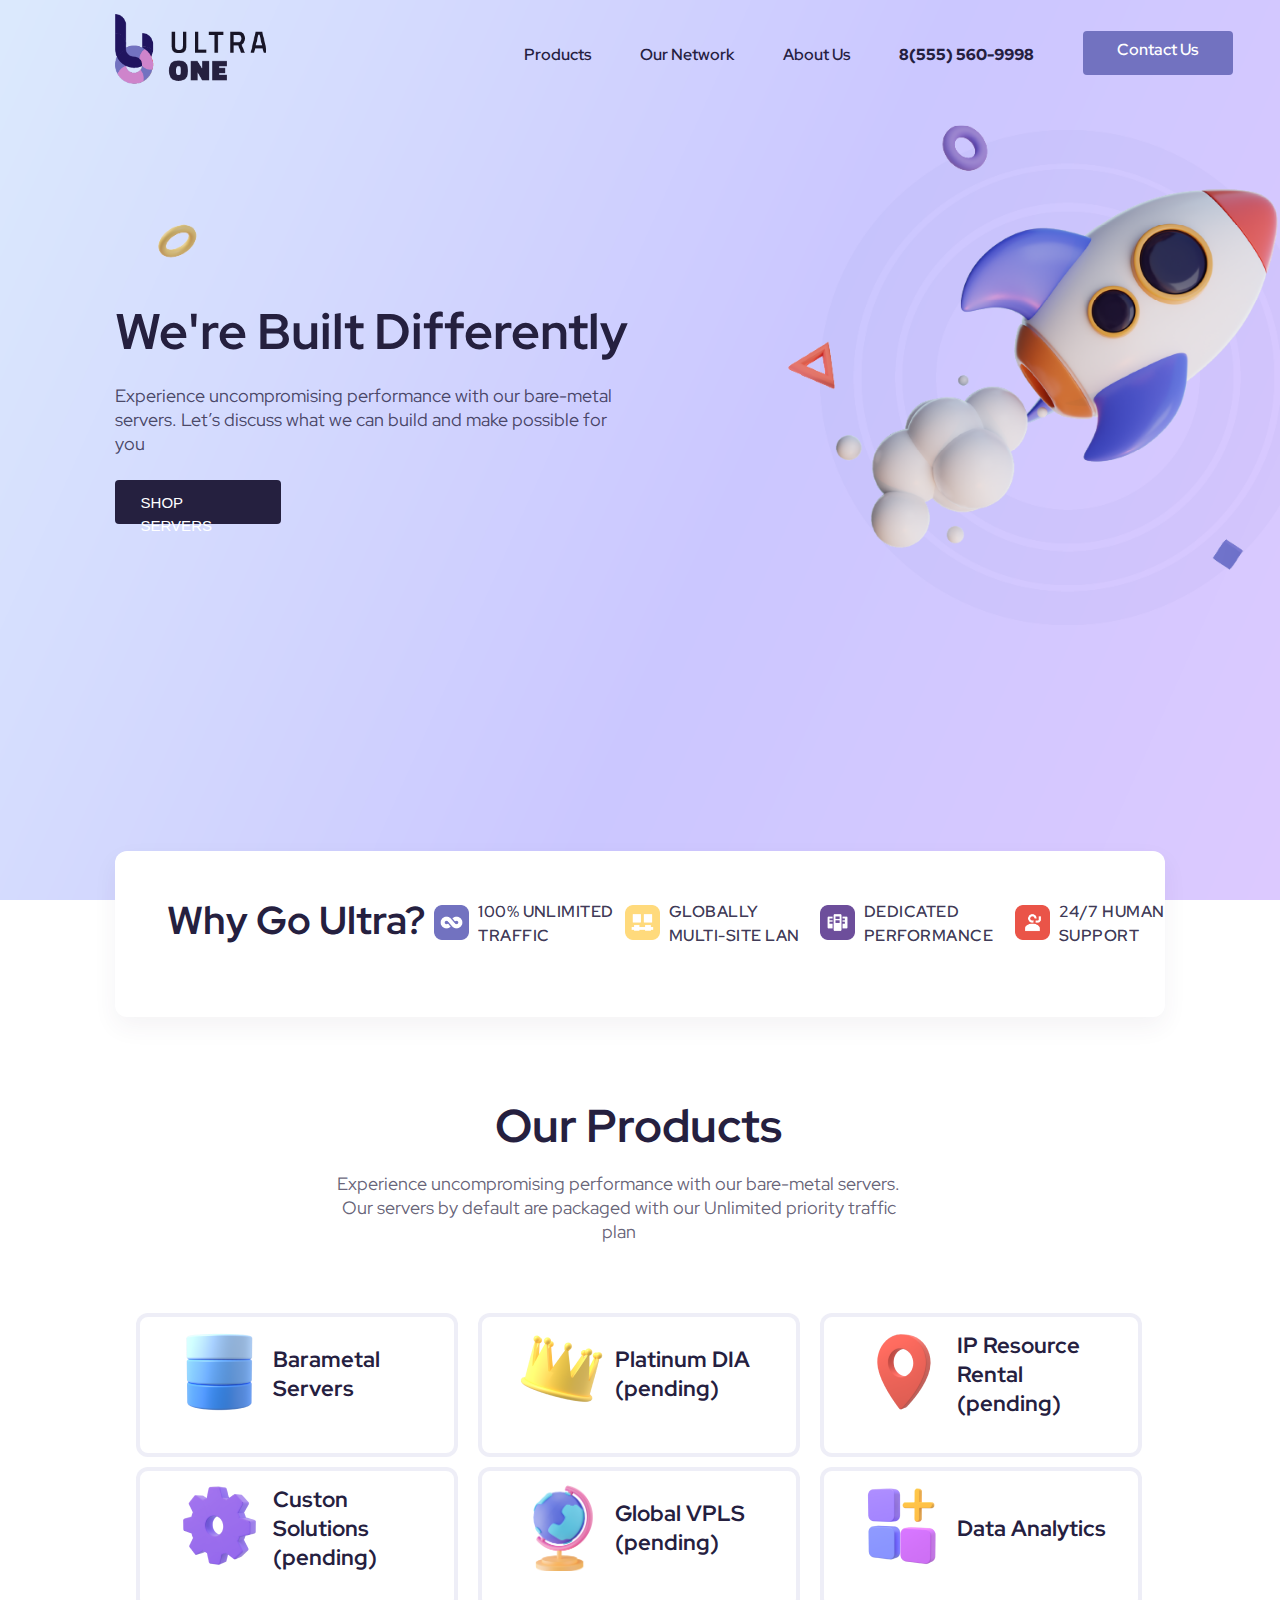
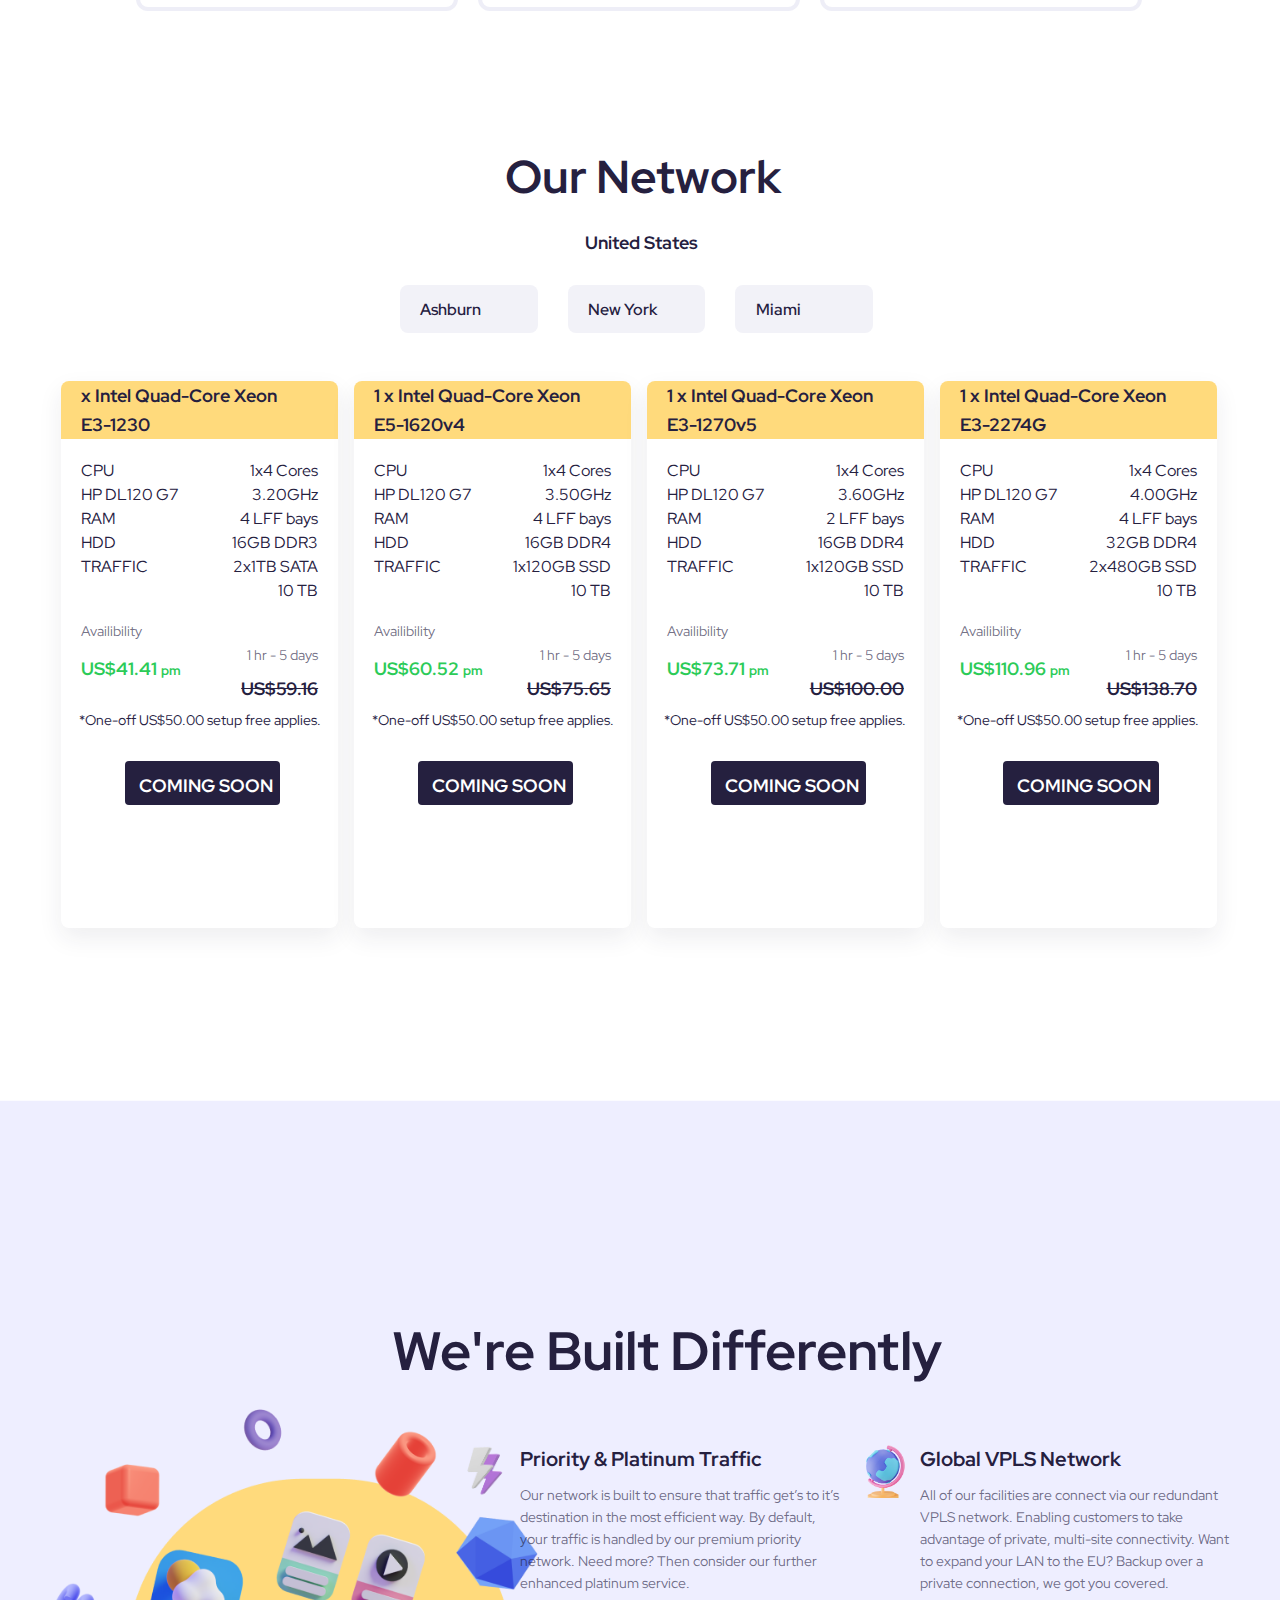
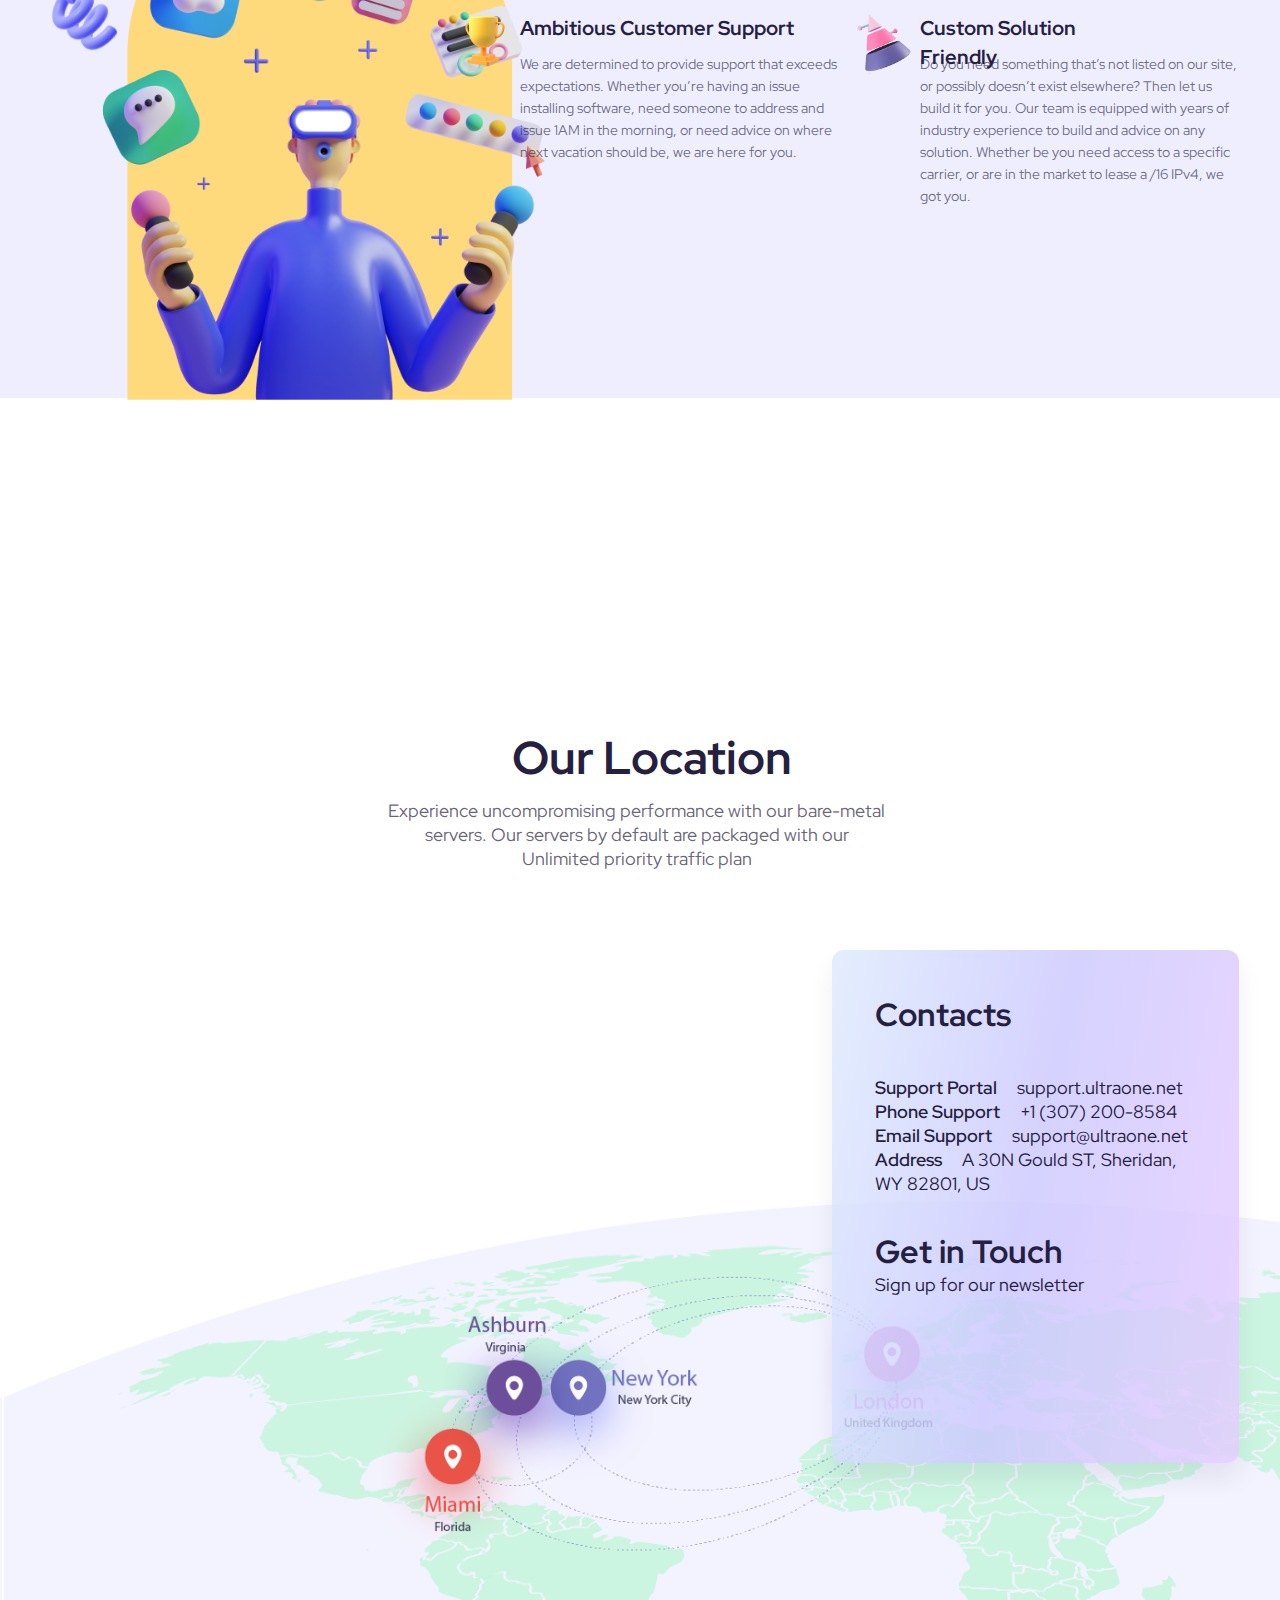
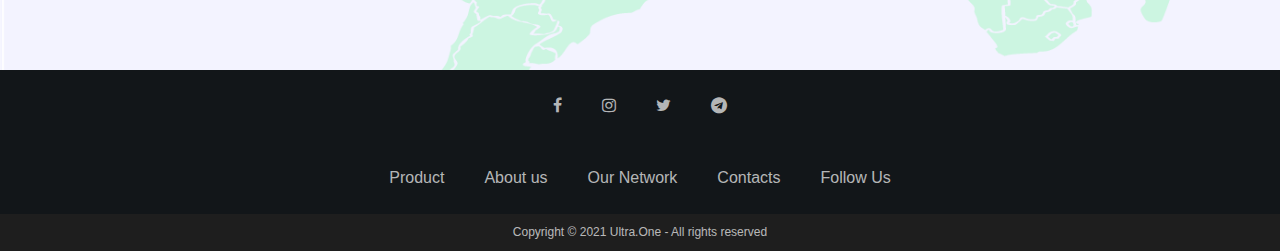
<file: index.html>
<!DOCTYPE html>
<html lang="en" >
<head>
  <meta charset="UTF-8">
  <title>Home</title>
  <meta name="viewport" content="width=device-width, initial-scale=1">
  <link rel="icon" href="Assets/Asset 1.png">
  <link rel='stylesheet' href='https://cdnjs.cloudflare.com/ajax/libs/twitter-bootstrap/4.1.3/css/bootstrap.min.css'><link rel="stylesheet" href="./style.css">
  <link rel="stylesheet" href="./stylef.css">
  <link rel="stylesheet" href="https://cdnjs.cloudflare.com/ajax/libs/font-awesome/4.7.0/css/font-awesome.min.css">
  <link rel="preconnect" href="https://fonts.googleapis.com">
  <link rel="preconnect" href="https://fonts.gstatic.com" crossorigin>
  <link href="https://fonts.googleapis.com/css2?family=Red+Hat+Display&display=swap" rel="stylesheet">

</head>
<body>

<body class="hero-anime">	
	
	
	<div class="hlogo">
		
		<div class="btn-group" style="width: 60vw">
			
		  <button style="margin-left: 1px">Products</button>
		  <button style="margin-left: 1px">Our Network</button>
		  <button style="margin-left: 1px">About Us</button>
		  <button style="margin-left: 1px"><b>8(555) 560-9998</b></button>
		  <button style="margin-left: 1px"><div class="hbutton"><div class="buttonh">Contact Us</div></div></button>

		</div>
	
	</div>
	
	<!-- body -->
	
	<div class="section1 full-height" style="z-index: -1">
		
		<div class="ta">
		
			We're Built Differently
		
		</div>
		
		<div class="ta1">
		
			Experience uncompromising performance with our bare-metal servers. Let’s discuss what we can build and make possible for you
		
		</div>
		
		<div class="button1">
		
			<div class="b1t"> 
			
				SHOP SERVERS
				
			</div>
			
		</div>
		
		<div class="con1">
	
			<div class="t1">
			
				Why Go Ultra? 
					
			<span class="grid-container"> 
				
				
			<div class="grid-item"><div class="ultraicon1"> <div class="ultratext">100% UNLIMITED TRAFFIC</div> 
			
				</div> </div>
				
			<div class="grid-item"><div class="ultraicon2"> <span> <div class="ultratext">GLOBALLY <br>
				MULTI-SITE LAN </div> </span>
				
				</div> </div>
				
			<div class="grid-item"><div class="ultraicon3"> <span> <div class="ultratext">DEDICATED PERFORMANCE</div> </span>
				
				</div> </div>
				
			<div class="grid-item"><div class="ultraicon4"> <span> <div class="ultratext">24/7 HUMAN SUPPORT</div> </span>
				
				</div> </div>
				
				
			</span>

				
			 
				
			<!--

				<div class="grid-container">
			
				<div class="grid-item"> <div class="ultraicon1"> <span> <div class="ultratext">100% UNLIMITED TRAFFIC </div></span>
				
			</div> -->
		
			<div class="ourp">			
			
			<div class="ourptitle">
					
				Our Products
					
			</div>
					
				<div class="ourpbody">
					
					Experience uncompromising performance with our bare-metal servers. Our servers by default are packaged with our Unlimited priority traffic plan
					
				</div>
						
				<div class="iconcon">
					
							<div class="iconrow">
						
							<div class="iconitem">
								
								<div class="ourpicon1">
								
									<div class="icontext">
				
									Barametal Servers
									
								</div>								
								
								</div>				
							
							</div>
							
							<div class="iconitem">
								
								<div class="ourpicon2">
					
								<div class="icontext">
				
									Platinum DIA (pending)
									
								</div>
									
								</div>
							
							</div>
							

							
							<div class="iconitem">
								
								<div class="ourpicon3">
					
								<div class="icontext">
				
									IP Resource Rental (pending)
									
								</div>
									
								</div>
							
							</div>
								
					</div>
			
				</div>
			
					<div class="iconcon2">
								
							<div class="iconrow">
								
							<div class="iconitem">
								
								<div class="ourpicon4">
					
								<div class="icontext">
				
									Custon Solutions (pending)
									
								</div>
									
								</div>
							
							</div>

							<div class="iconitem">
								
								<div class="ourpicon5">
					
								<div class="icontext">
				
									Global VPLS (pending)
									
								</div>
								
								</div>
							
							</div>
							
							<div class="iconitem">
								
								<div class="ourpicon6">
					
								<div class="icontext">
				
									Data Analytics 
									
								</div>
									
								 </div>
							
							</div>
								
							</div>
								
					</div>
				
				<div class="ournetwork">
				
					<div class="ourntitle">
					
						Our Network
						
					</div>
					
					<div class="nboxcon">
									
						<div class ="ourncountrycon">
						
							<div class="ourncountrytext">
							
								United States
								
							</div>
							
						<div class="ccon">
							
							<div class="countrycon">
							
								<div class="countrycontext">
								
									Ashburn
									
								</div>
								
							</div>
							
							<div class="countrycon">
							
								<div class="countrycontext">
								
									New York
									
								</div>
								
							</div>
							
							<div class="countrycon">
							
								<div class="countrycontext">
								
									Miami
									
								</div>
								
							</div>

						</div>
							
						</div>
					
					</div>
					
					<div class="pitemcontainer">
						
							<div class="pitemconi1">
							
								<div class="pitemconi1text">
									
									<div class="leftt"> x Intel Quad-Core Xeon <br> E3-1230 <br> </div>
									
									<div class="roww">

										<div class="doscol">
										
										<div class="pitemcoltext"> 
											
											CPU <br> 
											HP DL120 G7 <br> 
											RAM <br>
											HDD <br>
											TRAFFIC <br>
											
											<div class="ava"> Availibility <br> </div>
											
											<div class="pricel"> US$41.41 <span class="smol"> pm </span> </div>
										
										</div>
										
									</div>
										
										<div class="doscol">
									
										<div class="pitemcoltextr">
										
											1x4 Cores 3.20GHz <br> 
											4 LFF bays <br> 
											16GB DDR3 <br>
											2x1TB SATA <br>
											10 TB <br>
											
											<div class="avar"> 1 hr - 5 days </div>
											
											<div class="pricer"> US$59.16 </div>
											
										</div>
										
										</div>
										
									</div>
									
									<div class="disc">
										
										*One-off US$50.00 setup free applies.
										
									</div>
									
										<div class="comingsoon">
		
											<div class="csbtn"> 
			
												COMING SOON
				
											</div>
			
										</div>
								
								</div>
								
							</div>
						
							<div class="pitemconi1">
							
								<div class="pitemconi1text">
									
									<div class="leftt"> 1 x Intel Quad-Core Xeon <br> E5-1620v4 </div>
									
									<div class="roww">
										
										<div class="doscol">

										<div class="pitemcoltext"> 
											
											CPU <br> 
											HP DL120 G7 <br> 
											RAM <br>
											HDD <br>
											TRAFFIC <br>
											
											<div class="ava"> Availibility <br> </div>
											
											<div class="pricel"> US$60.52 <span class="smol"> pm </span> </div>
										
										</div>
											
										</div>
										
										<div class="doscol">
									
										<div class="pitemcoltextr">
										
											1x4 Cores 3.50GHz <br> 
											4 LFF bays <br> 
											16GB DDR4 <br>
											1x120GB SSD <br>
											10 TB <br>
											
											<div class="avar"> 1 hr - 5 days </div>
											
											<div class="pricer"> US$75.65 </div>
											
										</div>
											
										</div>

								</div>
									
									<div class="disc">
										
										*One-off US$50.00 setup free applies.
										
									</div>
									
										<div class="comingsoon">
		
											<div class="csbtn"> 
			
												COMING SOON
				
											</div>
			
										</div>
								
								</div>
								
							</div>
						
							<div class="pitemconi1">
							
								<div class="pitemconi1text">
									
									<div class="leftt"> 1 x Intel Quad-Core Xeon <br> E3-1270v5 </div>
									
									<div class="roww">
									
									<div class="doscol">
										
										<div class="pitemcoltext"> 
											
											CPU <br> 
											HP DL120 G7 <br> 
											RAM <br>
											HDD <br>
											TRAFFIC <br>
											
											<div class="ava"> Availibility <br> </div>
											
											<div class="pricel"> US$73.71 <span class="smol"> pm </span> </div>
										
										</div>
										
									</div>
									
									<div class="doscol">
									
										<div class="pitemcoltextr">
										
											1x4 Cores 3.60GHz <br> 
											2 LFF bays <br> 
											16GB DDR4 <br>
											1x120GB SSD <br>
											10 TB <br>
											
											<div class="avar"> 1 hr - 5 days </div>
											
											<div class="pricer"> US$100.00 </div>
											
										</div>
									
									</div>
									
								</div>
									
									<div class="disc">
										
										*One-off US$50.00 setup free applies.
										
									</div>
									
										<div class="comingsoon">
		
											<div class="csbtn"> 
			
												COMING SOON
				
											</div>
			
										</div>
								
								</div>
								
							</div>
						
							<div class="pitemconi1">
							
								<div class="pitemconi1text">
									
									<div class="leftt"> 1 x Intel Quad-Core Xeon <br> E3-2274G </div>
									
									<div class="roww">
									
									<div class="doscol">
										
										<div class="pitemcoltext"> 
											
											CPU <br> 
											HP DL120 G7 <br> 
											RAM <br>
											HDD <br>
											TRAFFIC <br>
											
											<div class="ava"> Availibility <br> </div>
											
											<div class="pricel"> US$110.96 <span class="smol"> pm </span> </div>
										
										</div>
										
									</div>
									
									<div class="doscol">
									
										<div class="pitemcoltextr">
										
											1x4 Cores 4.00GHz <br> 
											4 LFF bays <br> 
											32GB DDR4 <br>
											2x480GB SSD <br>
											10 TB <br>
											
											<div class="avar"> 1 hr - 5 days </div>
											
											<div class="pricer"> US$138.70 </div>
											
										</div>
									
									</div>
									
								</div>
									
									<div class="disc">
										
										*One-off US$50.00 setup free applies.
										
									</div>
									
										<div class="comingsoon">
		
											<div class="csbtn"> 
			
												COMING SOON
				
											</div>
			
										</div>
								
								</div>
								
							</div>				
					
					</div>
				
				</div>
			
			</div>
			 
		</div>
		
			<div class="section full-height">
				
			</div>
				
			<div class="con2">
				
			</div>
			
		</div>	
	
		
		
		<div class="section3 full-height">
			
			<div class="wbd">
			
				We're Built Differently
				
			<div class="wbdtextcon1">
				
				<div class="doscoll"> 
					 
					<div class="wbdicon1"> </div>
				
					<div class="wbdtitle">

						 Priority &amp; Platinum Traffic

					</div>

					<div class="wbdbody">

							Our network is built to ensure that traffic get’s to it’s destination
							in the most efficient way. By default, your traffic is handled by
							our premium priority network. 
							Need more? Then consider our further
							enhanced platinum service. <br>

					</div>

					<div class="wbdicon2"> </div>
				
					<div class="wbdtitle">

						 Ambitious Customer Support

					</div>

					<div class="wbdbody">

							We are determined to provide support that exceeds expectations.
							Whether you’re having an issue installing software, need someone to address
							and issue 1AM in the morning, or need advice on where next vacation should
							be, we are here for you. <br>

					</div>
					
				</div>
				
			<div class="wbdtextcon2"> 
				
				<div class="doscoll">
					
					<div class="wbdicon3"> </div>
				
					<div class="wbdtitle2">

						Global VPLS Network

					</div>

					<div class="wbdbody2">

							All of our facilities are connect via our redundant VPLS network.
							Enabling customers to take advantage of private, multi-site connectivity.
							Want to expand your LAN to the EU? 
							Backup over a private connection, we
							got you covered. <br>

					</div>
					
					<div class="wbdicon4"> </div>

					<div class="wbdtitle2">

						Custom Solution Friendly

					</div>

					<div class="wbdbody2">

							Do you need something that’s not listed on our site, or possibly doesn’t exist
							elsewhere? Then let us build it for you. Our team is equipped with years
							of industry experience to build and advice on any solution. Whether be you
							need access to a specific carrier, or are in the market to lease a /16 IPv4,
							we got you.

					</div>

					</div>
				
				</div>
				
			</div>
			
			
			</div>
			
			<div class="section4 full-height">
				
				<div class="ourlocation">
				
					Our Location
					
				</div>		
				
					<div class="ourlobody">
						
						Experience uncompromising performance with our bare-metal servers. Our servers by default are packaged with our Unlimited priority traffic plan
					
					</div>
				
				<div class="contactcon">
					
					<div class="conttext">
					
						<div class="contbody">
							
							<div class="conttitle">
								
								Contacts
								
								<div class="continitial1">
							
									Support Portal <span class="contnext"> support.ultraone.net </span> <br>
							
									Phone Support <span class="contnext"> +1 (307) 200-8584 </span> <br>

							
									Email Support <span class="contnext">  support@ultraone.net  </span> <br>

							
									Address <span class="contnext">  A 30N Gould ST, Sheridan, <br>WY 82801, US  </span> <br>
								
								</div>
							
								
							</div>
							
							<div class="conttitle1">
							
								Get in Touch
								
								<div class="continitial">
								
									<div class="conttext"> </div> <span class="contnext1"> Sign up for our newsletter </span>
								
								</div>
							
							</div>
						
						</div>
					
					</div>
				
				</div>
				
				<div class="footercon">
				
									<footer>
<div class="bottom_content">
<section>
<a href="#"><i class="fa fa-facebook"></i></a>
<a href="#"><i class="fa fa-instagram"></i></a>
<a href="#"><i class="fa fa-twitter"></i></a>
<a href="#"><i class="fa fa-telegram"></i></a>
</section>
<section>
<a href="#">Product</a>
<a href="#">About us</a>
<a href="#">Our Network</a>
<a href="#">Contacts</a>
<a href="#">Follow Us</a>
</section>
</div>
<div class="copyright">
Copyright © 2021 Ultra.One - All rights reserved 
</div>
</footer>
					
				</div>
				
			</div>
			
		</div>
			
	
	</div>

 
</body>
<!-- partial -->
<script src='https://cdnjs.cloudflare.com/ajax/libs/jquery/3.3.1/jquery.min.js'></script>
<script src='https://stackpath.bootstrapcdn.com/bootstrap/4.1.3/js/bootstrap.min.js'></script><script  src="./script.js"></script>

</body>
</html>
</file>
<file: style.css>
/* Please ❤ this if you like it! */


@import url('https://fonts.googleapis.com/css?family=Poppins:100,100i,200,200i,300,300i,400,400i,500,500i,600,600i,700,700i,800,800i,900,900i&subset=devanagari,latin-ext');

/* #Primary
================================================== */

::selection {
	color: #fff;
	background-color: #8167a9;
}
::-moz-selection {
	color: #fff;
	background-color: #8167a9;
}

.section {
    position: relative;
	width: 100%;
	display: block;
}
.section3 {
	background-repeat:no-repeat;
	background-size: cover;
	background-image:url("bgs3.png");
    position:relative;
	top: 300%;
	width: 100vw;
	display: block;
	z-index: -1;
}

.section1 {
	background-repeat:no-repeat;
	background-size: cover;
	background-image:url("bgs1.png");
    position:absolute;
	width: 100vw;
	display: block;
}

.section4 {
	background-repeat:no-repeat;
	background-size: cover;
	background-image:url("bgrp3.png");
    position:relative;
	top: 100%;
	width: 100vw;
	display: block;
}

.full-height {
	z-index: -1;
    height: 100vh;
}

.logo {
	position: absolute;
	bottom: 30px;
	right: 30px;
	display: block;
	z-index: 100;
	transition: all 250ms linear;
}
.logo img {
	height: 26px;
	width: auto;
	display: block;
  filter: brightness(10%);
	transition: all 250ms linear;
}
body.dark .logo img {
  filter: brightness(100%);
}

.con1{
position: absolute;
left: 8.95%;
right: 8.95%;
top: 94.56%;
bottom: -13%;
color: white;

background: #FFFFFF;
box-shadow: 0px 10px 24px rgba(63, 59, 86, 0.06);
border-radius: 12px;
}

.con2{
/* Our Products */

position: static;
width: 80vw;
height: 60vh;
left: 0px;
top: 0px;
	
color: black;

/* Inside auto layout */

flex: none;
order: 0;
flex-grow: 0;
margin: 144px 0px;
}

.testing{
	
styleName: H1;
font-family: Red Hat Display;
font-size: 46px;
font-style: normal;
font-weight: 700;
line-height: 61px;
letter-spacing: 0em;
text-align: left;

}

/* Text CCSS */

/* Why Go Ultra? */

.ta{

/* We’re Built Differently */


position: absolute;
width: 41vw;
margin-left: 8.95%;
top: 294px;

/* H0 */

font-family: Red Hat Display;
font-style: normal;
font-weight: bold;
font-size: 50px;
line-height: 74px;
/* identical to box height */


color: #25203F;
}

.t1 {
position: absolute;
width: 20.198vw;
left: 5%;
top:39px;

font-family: Red Hat Display;
font-style: normal;
font-weight: bold;
font-size: 39px;
line-height: 61px;
/* identical to box height */

color: #25203F;
}

.ta1{
	
	/* Experience uncompromising performance with our bare-metal servers. Let’s discuss what we can build and make possible for you */


position: absolute;
width: 41vw;
height: 48px;
margin-left: 8.95%;
top: 384px;

font-family: Red Hat Display;
font-style: normal;
font-weight: normal;
font-size: 18px;
line-height: 24px;

color: rgba(37, 32, 63, 0.8);
}

.b1t{
	
display: flex;
flex-direction: row;
align-items: flex-start;
padding: 12px 26px 12pX;
font-size: 15px;
position: absolute;
left: 0%;
right: 0%;
top: 0%;
bottom: 0%;

background: #25203F;
border-radius: 4px;
color: white;

/* Inside auto layout */

flex: none;
order: 0;
flex-grow: 0;
margin: 0px 0px;
}

.button1{
	
	/* Auto layout */

display: flex;
flex-direction: row;
align-items: flex-start;
padding: 0px;

position: absolute;
width: 13vw;
height: 44px;
margin-left: 8.95%;
top: 480px;
}

.ourp{

position: relative;
width: 80vw;
height: 60vh;
top: 0px;


/* Inside auto layout */

flex: none;
order: 0;
flex-grow: 0;
margin: 144px 0px;
}

.ourptitle{
	
	/* Our Products */
	
margin: 0px;
height: 61px;
margin-left: 32%;
top: 0px;

/* H1 */

font-family: Red Hat Display;
font-style: normal;
font-weight: bold;
font-size: 46px;
line-height: 61px;
/* identical to box height */


color: #25203F;

}

.ourpbody{
	
	/* Experience uncompromising performance with our bare-metal servers. Our servers by default are packaged with our Unlimited priority traffic plan */

align-content: center;
position: relative;
margin-left: 16%;
width: 45vw;
height: 48px;
top: 16px;

font-family: Red Hat Display;
font-style: normal;
font-weight: normal;
font-size: 18px;
line-height: 24px;
text-align: center;

color: rgba(63, 59, 86, 0.8);
}

.ourpicon1{
	
position: relative;
width: 86px;
height: 86px;
left: 0px;
top: 14px;

background-image:url("Assets/Database_perspective_matte.png");
background-size: 100%;

/* Inside auto layout */

flex: none;
order: 0;
flex-grow: 0;
margin: 0px 36px;
}

.ourpicon2{
	
position: relative;
width: 86px;
height: 86px;
left: 0px;
top: 14px;

background-image:url("Assets/Crown_perspective_matte.png");
background-size: 100%;

/* Inside auto layout */

flex: none;
order: 0;
flex-grow: 0;
margin: 0px 36px;
}
.ourpicon3{
	
position: relative;
width: 86px;
height: 86px;
left: 0px;
top: 14px;

background-image:url("Assets/Location_perspective_matte.png");
background-size: 100%;

/* Inside auto layout */

flex: none;
order: 0;
flex-grow: 0;
margin: 0px 36px;
}
.ourpicon4{
	
position: relative;
width: 86px;
height: 86px;
left: 0px;
top: 14px;

background-image:url("Assets/Settings_perspective_matte.png");
background-size: 100%;

/* Inside auto layout */

flex: none;
order: 0;
flex-grow: 0;
margin: 0px 36px;
}
.ourpicon5{
	
position: relative;
width: 86px;
height: 86px;
left: 0px;
top: 14px;

background-image:url("Assets/table-globe-4035948-3342373@0.png");
background-size: 100%;

/* Inside auto layout */

flex: none;
order: 0;
flex-grow: 0;
margin: 0px 36px;
}
.ourpicon6{
	
position: relative;
width: 86px;
height: 86px;
left: 0px;
top: 14px;

background-image:url("Assets/Add_apps_perspective_matte 1.png");
background-size: 100%;

/* Inside auto layout */

flex: none;
order: 0;
flex-grow: 0;
margin: 0px 36px;
}


.iconcon{

display: grid;
grid-template-columns: auto auto auto;
align-items: flex-start;
position: relative;
width: 60vw;
left: -4%;
height: 16vh;
right: 0px;
top: 85px;
}

.iconcon2{

display: grid;
grid-template-columns: auto auto auto;
align-items: flex-start;
position: relative;
width: 60vw;
left: -4%;
height: 16vh;
right: 0px;
margin-top: 1%;
top: 85px;
}

.iconrow{
	
display: flex;
flex-direction: row;
align-items: flex-start;
padding: 0px;

position: static;
width: 69.93vw;
height: 16vh;
left: 0px;
top: 0px;


/* Inside auto layout */

flex: none;
order: 0;
flex-grow: 0;
margin: 24px 0px;
}

.iconitem
{
position: relative;
width: 25.146vw;
height: 16vh;
left: 0px;
background: #FFFFFF;
border: 4px solid rgba(114, 114, 192, 0.12);
border-radius: 12px;

/* Inside auto layout */

flex: none;
order: 0;
flex-grow: 0;
margin: 0px 10px;
}

.iconn{
	
position: static;
width: 8.479vw;
height: 8.479vw;
left: 0px;
top: 0px;

background: rgba(255, 255, 255, 0.6);
box-shadow: 4px 4px 24px rgba(114, 114, 192, 0.12);
border-radius: 300px;

/* Inside auto layout */

flex: none;
order: 0;
flex-grow: 0;
margin: 0px 36px;
}

.icontext
{
position: relative;
width: 13.668vw;
height: 86px;
left:85%;
top: 0px;

font-family: Red Hat Display;
font-style: normal;
font-weight: bold;
font-size: 22px;
line-height: 29px;
display: flex;
align-items: center;
text-align: left;

color: #25203F;


/* Inside auto layout */

flex: none;
order: 0;
flex-grow: 0;
margin: 0px 24px;
}



.ournetwork
{
position: relative;
width: 80vw;
height: 112.6vh;
left: 0px;
top: 244px;
}

.ourntitle
{
	
position: absolute;
height: 61px;
left: 33%;
top: 0px;

/* H1 */

font-family: Red Hat Display;
font-style: normal;
font-weight: bold;
font-size: 46px;
line-height: 61px;
/* identical to box height */


color: #25203F;
}

.nboxcon{
position: absolute;
width: 60.500vw;
height: 95.6vh;
margin-left: 0px;
top: 85px;

}

.ourncountrycon
{
position: absolute;
height: 33px;
left: 54%;
top: 0px;
}

.ourncountrytext{
position: relative;
font-family: Red Hat Display;
font-style: normal;
font-weight: bold;
font-size: 18px;
line-height: 24px;
/* identical to box height */
left: 25,5vw;
color: #25203F
}
/* Column CSS */

* {
  box-sizing: border-box;
}
.roww:after {
  content: "";
  display: table;
  clear: both;
}
/* Create two equal columns that floats next to each other */

.quadcol{
  float: left;
  width: 25%;
  padding:10px;
	
}
.fivecol
{
  float: left;
  width: 20%;
  padding:10px;
	
}
.tricol {
  float: left;
  width: 33.3%;
  padding:10px;
}
		
.doscol {
  float: left;
  width: 50%;
}

.doscoll {
  float: left;
  width: 50%;
}

.doscolwbd {
	left: 100px;
  float: left;
  width: 50%;
}
		
.column {
  float: left;
  width: 35%;
  height: 100%;
}

.columnr {
  text-align: right;
  float: right;
  width: 65%;
  height: 100%;
}


.wbd{
	/* We’re Built Differently... */


position: relative;
top: 220px;
font-family: Red Hat Display;
font-style: normal;
font-weight: bold;
font-size: 54px;
line-height: 61px;
margin-left: 30.65%;
/* identical to box height */


color: #25203F;
}

.wbdtextcon1
{
	/* Frame 91 */


/* Auto layout */

display: flex;
flex-direction: column;
align-items: flex-start;
padding: 0px;
position: relative;
width: 50vw;
height: 47.5vh;
top: 64px;
}

.wbdtextcon2
{
display: flex;
flex-direction: column;
align-items: flex-start;
position: absolute;
width: 50vw;
height: 47.5vh;
margin-left: 400px;
}
.wbdtext{
	/* Frame 90 */


position: static;
width: 24vw;
height: 155px;
left: 96px;
top: 0px;


/* Inside auto layout */

flex: none;
order: 1;
flex-grow: 0;
margin: 0px 16px;
}

.wbdtitle
{
position: relative;
height: 29px;
left: 40%;
top: 0px;

font-family: Red Hat Display;
font-style: normal;
font-weight: bold;
font-size: 20px;
line-height: 29px;

color: #25203F;
}

.wbdbody
{
position: relative;
height: 110px;
left: 40%;
top: 10px;
margin-bottom: 30px;

font-family: Red Hat Display;
font-style: normal;
font-weight: normal;
font-size: 14px;
line-height: 22px;
/* or 137% */


color: rgba(37, 32, 63, 0.65);
}

.ourlocation{
position: relative;
height: 61px;
top: -18vh;
margin-left: 40%;
/* H1 */

font-family: Red Hat Display;
font-style: normal;
font-weight: bold;
font-size: 46px;
line-height: 61px;
/* identical to box height */


color: #25203F;
	
}

.ourlhead{
	
}
.ourlobody{
	
/* Experience uncompromising performance with our bare-metal servers. Our servers by default are packaged with our Unlimited priority traffic plan */


position: absolute;
width: 39.469vw;
height: 48px;
left: 30%;
top: -10vh;

/* Subheader */

font-family: Red Hat Display;
font-style: normal;
font-weight: normal;
font-size: 18px;
line-height: 24px;
text-align: center;

color: rgba(63, 59, 86, 0.8);
	
}

.contactcon
{
position: absolute;
width: 31.760vw;
height: 57.1vh;
margin-left: 65%;

background: linear-gradient(101.08deg, rgba(219, 233, 253, 0.8) 0.87%, rgba(203, 199, 255, 0.8) 47.85%, rgba(228, 202, 255, 0.8) 100%);
box-shadow: 0px 16px 24px rgba(37, 32, 63, 0.08);
border-radius: 12px;
}

.conttext{
/* Frame 131 */


/* Auto layout */

display: flex;
flex-direction: column;
align-items: flex-start;
padding: 0px;

position: absolute;
width: 100%;
left: 10.5%;
top: 44px;
}

.conttitle1{
	
position: relative;
width: 100%;
height: 42px;
left: 0px;
top: 75px;

font-family: Red Hat Display;
font-style: normal;
font-weight: bold;
font-size: 32px;
line-height: 42px;

color: #25203F
}

.contbody{
position: absolute;
width: 100%;
height: 42px;
left: 0px;
top: 0px;

font-family: Red Hat Display;
font-style: normal;
font-weight: bold;
font-size: 32px;
line-height: 42px;

color: #25203F
}

.continitial{
	
position: static;
width: 100%;
left: 0px;
top: 0px;

font-family: Red Hat Display;
font-style: normal;
font-weight: 600;
font-size: 18px;
line-height: 24px;
/* identical to box height */


color: #25203F;


/* Inside auto layout */

flex: none;
order: 0;
flex-grow: 0;
margin: 0px;
}

.continitial1{
	
position: relative;
width: 100%;
left: 0px;
margin-top: 85px;
top:40px;
font-family: Red Hat Display;
font-style: normal;
font-weight: 600;
font-size: 18px;
line-height: 24px;
/* identical to box height */


color: #25203F;


/* Inside auto layout */

flex: none;
order: 0;
flex-grow: 0;
margin: 0px;
}

.contnext{
	
position: relative;
width: 14.521vw;
height: 24px;
margin-top: 40px;
font-family: Red Hat Display;
font-style: normal;
font-weight: normal;
font-size: 18px;
line-height: 24px;
/* identical to box height */


color: #25203F;


/* Inside auto layout */

flex: none;
order: 1;
flex-grow: 0;
margin: 0px 16px;
}

.contnext1{
	
position: inherit;
width: 14.521vw;
height: 24px;
top: 0px;

font-family: Red Hat Display;
font-style: normal;
font-weight: normal;
font-size: 18px;
line-height: 24px;
/* identical to box height */


color: #25203F;


/* Inside auto layout */

flex: none;
order: 1;
flex-grow: 0;
}

.ultracon{
	
	/* Frame 24 */


/* Auto layout */
	
  display: grid;
  column-gap: 16px;
  grid-template-columns: auto auto auto auto;

position: relative;
width: 54.729vw;
height: 54px;
left: 0px;
}

.ultraicon1{
	
position: relative;
width: 35px;
height: 35px;
left: 0px;
margin-left: 12.5%;

background-image: url("Assets/Unlimited.png");
background-size: 100%;
}

.ultraicon2{
	
position: relative;
width: 35px;
height: 35px;
left: 0px;
margin-left: 80px;

background-image: url("Assets/Lan.png");
background-size: 100%;
}

.ultraicon3{
	
position: relative;
width: 35px;
height: 35px;
left: 0px;
margin-left: 80px;

background-image: url("Assets/Dedicated.png");
background-size: 100%;
}

.ultraicon4{
	
position: relative;
width: 35px;
height: 35px;
left: 0px;
margin-left: 80px;

background-image:url("Assets/Support.png");
background-size: 100%;
}

.ultratext{
	
position: relative;
width: 178px;
height: 48px;
left: 44px;
top: -5px;

font-family: Red Hat Display;
font-style: normal;
font-weight: 600;
font-size: 16px;
line-height: 24px;
/* or 133% */

letter-spacing: 0.03em;

color: rgba(37, 32, 63, 0.9);
}

.grid-container {
	
  left: 90%;
  top: -15px;
  display: grid;
  column-gap: 40px;
  grid-template-columns: auto auto auto auto;
  padding: 10px;
  position:absolute;
width: 100%;
height: 54px;
}

.grid-item {
  padding: 20px;
  text-align: left;
}

.ccon
{
top:20px;
display: grid;
column-gap: 0px;
grid-template-columns: auto auto auto;
}

.countrycon{
position: relative;
width: 10.771vw;
height: 48px;
left: -14.5vw;
top: 30px;
margin-right: 30px;
background: #F2F2F8;
border-radius: 8px;

}

.countrycontext
{
align-content: center;
position: absolute;
width: 100px;
height: 24px;
left: 15%;
top: 13px;

font-family: Red Hat Display;
font-style: normal;
font-weight: 600;
font-size: 16px;
line-height: 24px;
/* identical to box height */

display: flex;
align-items: center;
text-align: center;

color: #25203F;
}

.pitemcon{
position: relative;
width: 86.500vw;
height: 540px;
left: 0px;
top: 302px;
}

.pitemcontainer {
  display: grid;
  column-gap: 16px;
  grid-template-columns: auto auto auto auto;
  padding: 10px;
  position: absolute;
  top: 225px;
  left: -11.3%;
}

.pitemconi1{
	
position: relative;
width: 21.625vw;
height: 547px;
left: 0px;
top: 0px;
background: #FFFFFF;
box-shadow: 0px 10px 24px rgba(37, 32, 63, 0.08);
border-radius: 8px;
}

.pitemtext1{
	
position: absolute;
width: 100%;
height: 97px;
left: 0px;
top: 0px;

background: #FFDA7C;
}

.leftt
{
	margin-left: 20px;
	margin-right: 20px;
}

.pitemconi1text{
position: absolute;
width: 21.625vw;
height: 58px;
background-color: #FFDA7C ;
font-family: Red Hat Display;
font-style: normal;
font-weight: bold;
font-size: 18px;
line-height: 29px;
border-radius: 8px 8px 0px 0px;
color: #25203F;


/* Inside auto layout */

flex: none;
order: 0;
flex-grow: 0;
margin: 0px 0px;
	
}

.pitemcol{
float: left;
width: 50%;
}

.pitemcoltext{
margin-top: 20px;	
font-family: Red Hat Display;
font-style: normal;
font-weight: normal;
font-size: 16px;
line-height: 24px;
margin-left: 20px;
}

.pitemcoltextr{
margin-top: 20px;
font-family: Red Hat Display;
font-style: normal;
font-weight: normal;
font-size: 16px;
line-height: 24px;
margin-right: 20px;
text-align: right;
}

.ava{
	font-family: Red Hat Display;
font-style: normal;
font-weight: normal;
font-size: 14px;
color: rgba(37, 32, 63, 0.65);
margin-top: 40px;
}

.avar{
	font-family: Red Hat Display;
font-style: normal;
font-weight: normal;
font-size: 14px;
color: rgba(37, 32, 63, 0.65);
margin-top: 40px;
text-align: right;
}

.pricel{
margin-top: 10px;
font-family: Red Hat Display;
font-style: normal;
font-weight: bold;
font-size: 18px;
line-height: 32px;
color: #2CCB58;
}

.pricer{
margin-top: 10px;
font-family: Red Hat Display;
font-style: normal;
font-weight: bold;
font-size: 18px;
line-height: 24px;
align-items: center;
text-align: right;
text-decoration-line: line-through;

color: #25203F;
}

.smol
{
	font-size: 13px;
}

.disc{
position: absolute;
width: 100%;
font-family: Red Hat Display;
font-style: normal;
font-weight: normal;
font-size: 14px;
line-height: 19px;
text-align: center;
top: 330px;
	
}

.comingsoon
{
left: 23%;
align-items: center;
position: absolute;
width: 12.125vw;
height: 44px;
top: 380px;
}

.csbtn{
	
padding: 10px 0px 10px 14px;
position: absolute;
left: 0%;
right: 0%;
top: 0%;
bottom: 0%;

background: #25203F;
border-radius: 4px;
color: white;

margin: 0px 0px;
}

.wbdicon1{
position: absolute;
width: 56px;
height: 53px;
left: 10%;
margin-left: 0px;

background-image: url("Assets/Frame 87.png");
background-size: 100%;

}

.wbdicon2{
position: absolute;
width: 56px;
height: 53px;
left: 10%;
margin-left: 0px;

background-image: url("Assets/Trophy_perspective_matte.png");
background-size: 100%;

}

.wbdicon3{
position: absolute;
width: 56px;
height: 53px;
left: 10%;
margin-left: 0px;

background-image: url("Assets/table-globe-4035948-3342373@0.png");
background-size: 100%;

}

.wbdicon4{
position: absolute;
width: 56px;
height: 60px;
left: 10%;
margin-left: 0px;

background-image: url("Assets/pyramid-graph.png");
background-size: 100%;

}

.wbdtitle2
{
position: relative;
width: 17.021vw;
height: 29px;
left: 40%;
top: 0px;

font-family: Red Hat Display;
font-style: normal;
font-weight: bold;
font-size: 20px;
line-height: 29px;

color: #25203F;
}

.wbdbody2
{
position: relative;
width: 19.625;
height: 110px;
left: 40%;
top: 10px;
margin-bottom: 30px;

font-family: Red Hat Display;
font-style: normal;
font-weight: normal;
font-size: 14px;
line-height: 22px;
/* or 137% */


color: rgba(37, 32, 63, 0.65);
}

.hlogo{

z-index: 1;
position: absolute;
width: 151px;
height: 70px;
left: 8.95%;
top: 14px;

background-image:url("Assets/hlo.png");
background-size: 101%;
}

.btn-group button {
left: 30vw;
top: 20px;
position: relative;
align-content: right;
background-color: transparent;
border: none;
padding: 10px 24px; /* Some padding */
cursor: pointer; /* Pointer/hand icon */
float: left; /* Float the buttons side by side */
font-family: Red Hat Display;
font-style: normal;
font-weight: 600;
font-size: 16px;
line-height: 21px;
display: flex;
align-items: center;
color: #25203F;
z-index: 1;
}

/* Clear floats (clearfix hack) */
.btn-group:after {
  content: "";
  clear: both;
  display: table;
}

.btn-group button:not(:last-child) {
  border-right: none; /* Prevent double borders */
}

.hbutton{
padding: 8px 26px 13px;
position: absolute;
left: 50%;
right: 0%;
height: 44px;
width: 150px;
bottom: 0%;
background: #7272C0;
border-radius: 4px;
color: white;

/* Inside auto layout */

flex: none;
order: 0;
flex-grow: 0;
margin: 0px 0px;
}

.buttonh{
	
/* Auto layout */
padding: 0px;
position: relative;
height: 44px;
}

.footer {
position: absolute;
color: white;
background-color: #25203F;
padding: 10px;
text-align: center;
height: 138;
font-family: Red Hat Display;
font-style: normal;
font-weight: 500;
font-size: 18px;
line-height: 26px;
}

@media only screen 
  and (min-device-width: 320px) 
  and (-webkit-min-device-pixel-ratio: 2)
  and (orientation: portrait) 

{
	.disc
	{
		display: none;
	}
	.doscoll 
	{
  		width: 100%;
	}
	
	html,body{
		margin: 0;
		padding: 0;
		width: 100%;
		height: 100%;
		overflow-x: hidden;
	}
	.ultraicon1
	{
		margin-left: 80px;
		width: 25px;
		height: 25px;
	}
		.ultraicon2
	{
		margin-left: 60px;
		width: 25px;
		height: 25px;
	}
		.ultraicon3
	{
		margin-left: 80px;
		width: 25px;
		height: 25px;
	}
		.ultraicon4
	{
		margin-left: 60px;
		width: 25px;
		height: 25px;
	}
		.ultraicon5
	{
		margin-left: 80px;
		width: 25px;
		height: 25px;
	}
		.ultraicon6
	{
		margin-left: 80px;
		width: 25px;
		height: 25px;
	}
	
	
	.ta
	{
		left: 0%;
		top: 17%;
		width: 70vw;
	}
	
	.ta1{
		left: 0%;
		width: 80vw;
		top: 40%;
	}
	
	.button1
	{
		left: 0%;
		top: 58%;
		width: 46vw;
	}
	
	.hlogo
	{
		left: 10%;	
	}
	.btn-group
	{
		display: none;
		width: 0px;
	}
	.grid-container
	{
		grid-template-columns: auto auto;
		left: -35%;
		top: 7vh;
		width: 60vw;
	}
	
	.con1
	{
		top: 70%;
		height: 80px;
		background-color: transparent;
		border-bottom-style: none;
		box-shadow: none;
		border-radius: 0px;
		
	}
	.t1
	{
		top: -15%;
		font-size: 35px;
		left: 0px;
		width: auto;
	}
	
	.ultraicon1{
		mergin-left: 5%;
	}
	
	.ourp
	{
		margin-top: 28vh;
		text-align: left;
		width: 80%;
		left: 0%;
	}
	
	.ourptitle
	{
		text-align: left;
		left: 0px;
		font-size: 35px;
		width: 80vw;
		right: 0px;
		margin: 0px;
		top: 15px;
	}
	
	.ourpbody
	{
		margin-left: 0px;
		text-align: left;
		left: 0px;
		width: 80vw;
		font-size: 14.5px;
	}
	.iconrow
	{
		flex-direction:column;
		width: 80vw;
	}
	
	.iconitem
	{
		width: 60vw;
		height: 50px;
		left: 0px;
		margin-left: 0px;
		border-radius: 0px;
		border: none;
	}
	.ourpicon1
	{
		top: 0px;
		width: 43px;
		height: 43px;
		margin: 0px;
	}
	.ourpicon2
	{
		top: 0px;
		width: 43px;
		height: 43px;
		margin: 0px;
	}
	.ourpicon3
	{
		top: 0px;
		width: 43px;
		height: 43px;
		margin: 0px;
	}
	.ourpicon4
	{
		top: 0px;
		width: 43px;
		height: 43px;
		margin: 0px;
	}
	.ourpicon5
	{	
		top: 0px;
		width: 43px;
		height: 43px;
		margin: 0px;
	}
	.ourpicon6
	{
		top: 0px;
		width: 43px;
		height: 43px;
		margin: 0px;
	}
	.icontext{
		height: 50px;
		left: 30px;
		font-size: 15px;
		width: 60vw;
	}
	
	.iconcon{
		position: relative;
		grid-template-columns: column;
		width: 60vw;
		margin-bottom: 30px;
		left: 0%;
		top: 13%;
	}
		.iconcon2{
		margin-left: 0px;
		position: relative;
		grid-template-columns: column;
		left: 0%;
		top: 15%;
		width: 60vw;
	}
	
	.ournetwork
	{
		width: 80vw;
		top: 160px;
	}
	
	.ourntitle
	{
		left: 0px;
		font-size: 35px;
		
	}
	.ourncountrycon
	{
		left: 0px;
		width: 80vw;
	}
	.ourncountrytext
	{
		top: 10px;
		left: 0px;
		width: 80vw;
	}
	.ccon
	{
		left: 0px;
		margin-left: 0px;
		width: 80vw;
		padding: 0;
	}
	.countrycon
	{
		left: 0px;
		width: 20vw;
		height: 5vh;
	}
	
	
	.ourlocation
	{
		top: -40vh;
		width: 80vw;
		margin-left: 0%;
		left: 10%;
		position: absolute;
		font-size: 26px;
	}
	.ourlobody
	{
		font-size: 15px;
		top: -30vh;
		text-align: left;
		width: 80vw;
		left: 10%;
	}
	.contactcon
	{
		left: 5%;
		top: -15vh;
		width: 90%;
		margin-left: 0%;
		height: 425px;
		
	}
	
	.wbd
	{
		left: 10%;
		width: 80vw;
		margin-left: 0px;
		top: 0px;
		font-size: 30px;
	}
	
	
	.wbdicon1
	{
		height: 46px;
		width: 43px;
		left: 0%;
		margin-left: 0px;
		background-size: 110%;
	}
	.wbdicon2
	{
		height: 46px;
		width: 43px;
		left: 0%;
		margin-left: 0px;
		background-size: 110%;
	}
	.wbdicon3
	{
		height: 46px;
		width: 43px;
		left: 0%;
		margin-left: 0px;
		background-size: 110%;
	}
	.wbdicon4
	{
		height: 46px;
		width: 43px;
		left: 0%;
		margin-left: 0px;
		background-size: 100%;
	}
	.wbdtitle
	{
		left: 15%;
		font-size: 16px;
	}
	.wbdtitle2
	{
		left: 15%;
		font-size: 16px;
		width: auto;
	}
	.wbdbody
	{
		margin-bottom: 10px;
		top: 0px;
		left: 15%;
		height: 100px;
		width: 100%;
		font-size: 12px;
	}
	.wbdbody2
	{
		margin-bottom: 10px;
		top: 0px;
		left: 15%;
		height: 100px;
		width: 100%;
		font-size: 12px;
	}
	.wbdtextcon1
	{ 
		top: 5%;
		left: -11%;
		margin-left: 0px;
		width: 80vw;
	}
	.wbdtextcon2
	{
		margin-left: 0px;
		top: 90%;
		width: 80vw;
	}
	
	.pitemcontainer
	{
		padding: 0px;
		width: 100%;
		left: 0px;
		grid-template-columns: auto;
		height: 547px;
		background-attachment: scroll;
		top: 19%;
	}
	
	.pitemconi1text
	{
		font-size: 12px;
		width: 100%;
		border-radius: 0px;
	}
	.pitemcoltext
	{
		font-size: 14px;	
	}
	.pitemcoltextr
	{
		font-size: 14px;
	}
	.ava
	{
		font-size: 13px;
	}
	.avar
	{
		font-size: 13px;
	}
	.pitemconi1
	{
		left: 0px;
		height: 50vh;
		width: 80vw;
		margin-bottom: 50px;
		border-radius: 0px;
	}
	.nboxcon
	{
		height: 200vh;
		top: 6.5%;
		width: 50vw;
	}
	.comingsoon
	{
		display: none;
	}
	.pitemcol
	{
		width: 80vw;
	}
	.pitemconi1text
	{
		width: 80vw;
	}
	.disc
	{
		padding-top: 10px;
	}
	
	.section4
	{
		background-image: url("bgs4.png");
	}
	.ultratext
	{
		width: 30vw;
    	font-size: 11.5px;
    	height: 10vh;
		left: 35px;
	}
	.countrycontext
	{
		top: 0px;
		left: 0px;
		padding-left: 10px;
		padding-top: 10px;
		font-size: 13px;
		text-align: center;
		width: 20vw;
	}
	.leftt{
		font-size: 22px;
	}
	
	.section
	{
		max-width: 100%;
	}
	.section1
	{
		max-width: 100%;
	}
	.section2
	{
		max-width: 100%;
	}
	.section4
	{
		max-width: 100%;
	}
		.section3
	{
		max-width: 100%;
	}
	.continitial
	{
		font-size: 16px;
	}
	
	.contnext
	{
		font-size: 16px;
	}
	.contnext1
	{
		font-size: 16px;
	}
	.hlogo
	{
		 background-size: 101%;
	}
		.section3
	{
		background-image: url("bg3m.png");
		top: 425vh;
		max-width: 100%;
	}
	.con2
	{
		width: 100%;
	}
	
	.conttext
	{
		width: 90%;
		left: 7.9%
	}
}

/* Small devices (portrait tablets and large phones, 600px and up) */

@media screen and (min-width: 410px)
	and (max-device-width: 480px)
	and (orientation: portrait)
	
{
	
	.doscoll 
	{
  		width: 100%;
	}
	
	html,body{
		margin: 0;
		padding: 0;
		width: 100%;
		height: 100%;
		overflow-x: hidden;
	}
	.ultraicon1
	{
		margin-left: 80px;
		width: 25px;
		height: 25px;
	}
		.ultraicon2
	{
		margin-left: 60px;
		width: 25px;
		height: 25px;
	}
		.ultraicon3
	{
		margin-left: 80px;
		width: 25px;
		height: 25px;
	}
		.ultraicon4
	{
		margin-left: 60px;
		width: 25px;
		height: 25px;
	}
		.ultraicon5
	{
		margin-left: 80px;
		width: 25px;
		height: 25px;
	}
		.ultraicon6
	{
		margin-left: 80px;
		width: 25px;
		height: 25px;
	}
	
	.ta
	{
		left: 0%;
		top: 17%;
		width: 70vw;
	}
	
	.ta1{
		left: 0%;
		width: 80vw;
		top: 40%;
	}
	
	.button1
	{
		left: 0%;
		top: 58%;
		width: 46vw;
	}
	
	.hlogo
	{
		left: 10%;	
	}
	.btn-group
	{
		display: none;
		width: 0px;
	}
	.grid-container
	{
		grid-template-columns: auto auto;
		left: -35%;
		top: 7vh;
		width: 60vw;
	}
	
	.con1
	{
		top: 70%;
		height: 80px;
		background-color: transparent;
		border-bottom-style: none;
		box-shadow: none;
		border-radius: 0px;
		
	}
	.t1
	{
		top: -15%;
		font-size: 35px;
		left: 0px;
		width: auto;
	}
	
	.ultraicon1{
		mergin-left: 5%;
	}
	
	.ourp
	{
		margin-top: 28vh;
		text-align: left;
		width: 80%;
		left: 0%;
	}
	
	.ourptitle
	{
		text-align: left;
		left: 0px;
		font-size: 35px;
		width: 80vw;
		right: 0px;
		margin: 0px;
		top: 15px;
	}
	
	.ourpbody
	{
		margin-left: 0px;
		text-align: left;
		left: 0px;
		width: 80vw;
		font-size: 14.5px;
	}
	.iconrow
	{
		flex-direction:column;
		width: 80vw;
	}
	
	.iconitem
	{
		width: 60vw;
		height: 50px;
		left: 0px;
		margin-left: 0px;
		border-radius: 0px;
		border: none;
	}
	.ourpicon1
	{
		top: 0px;
		width: 43px;
		height: 43px;
		margin: 0px;
	}
	.ourpicon2
	{
		top: 0px;
		width: 43px;
		height: 43px;
		margin: 0px;
	}
	.ourpicon3
	{
		top: 0px;
		width: 43px;
		height: 43px;
		margin: 0px;
	}
	.ourpicon4
	{
		top: 0px;
		width: 43px;
		height: 43px;
		margin: 0px;
	}
	.ourpicon5
	{	
		top: 0px;
		width: 43px;
		height: 43px;
		margin: 0px;
	}
	.ourpicon6
	{
		top: 0px;
		width: 43px;
		height: 43px;
		margin: 0px;
	}
	.icontext{
		height: 50px;
		left: 30px;
		font-size: 15px;
		width: 50vw;
	}
	
	.iconcon{
		position: relative;
		grid-template-columns: column;
		width: 60vw;
		margin-bottom: 30px;
		left: 0%;
		top: 13%;
	}
		.iconcon2{
		margin-left: 0px;
		position: relative;
		grid-template-columns: column;
		left: 0%;
		top: 13%;
		width: 60vw;
	}
	
	.ournetwork
	{
		width: 80vw;
		top: 160px;
	}
	
	.ourntitle
	{
		left: 0px;
		font-size: 35px;
		
	}
	.ourncountrycon
	{
		left: 0px;
		width: 80vw;
	}
	.ourncountrytext
	{
		left: 0px;
		width: 80vw;
	}
	.ccon
	{
		left: 0px;
		margin-left: 0px;
		width: 80vw;
		padding: 0;
	}
	.countrycon
	{
		left: 0px;
		width: 20vw;
		height: 5vh;
	}
	
	
	.ourlocation
	{
		top: -40vh;
		width: 80vw;
		margin-left: 0%;
		left: 10%;
		position: absolute;
		font-size: 26px;
	}
	.ourlobody
	{
		font-size: 15px;
		top: -30vh;
		text-align: left;
		width: 80vw;
		left: 10%;
	}
	.contactcon
	{
		left: 5%;
		top: -15vh;
		width: 90%;
		margin-left: 0%;
		height: 425px;
		
	}
	
	.wbd
	{
		left: 10%;
		width: 80vw;
		margin-left: 0px;
		top: 0px;
		font-size: 30px;
	}
	
	
	.wbdicon1
	{
		height: 46px;
		width: 43px;
		left: 0%;
		margin-left: 0px;
		background-size: 110%;
	}
	.wbdicon2
	{
		height: 46px;
		width: 43px;
		left: 0%;
		margin-left: 0px;
		background-size: 110%;
	}
	.wbdicon3
	{
		height: 46px;
		width: 43px;
		left: 0%;
		margin-left: 0px;
		background-size: 110%;
	}
	.wbdicon4
	{
		height: 46px;
		width: 43px;
		left: 0%;
		margin-left: 0px;
		background-size: 100%;
	}
	.wbdtitle
	{
		left: 15%;
		font-size: 16px;
	}
	.wbdtitle2
	{
		left: 15%;
		font-size: 16px;
		width: auto;
	}
	.wbdbody
	{
		top: 0px;
		left: 15%;
		height: 100px;
		width: 100%;
		font-size: 13px;
	}
	.wbdbody2
	{
		top: 0px;
		left: 15%;
		height: 100px;
		width: 100%;
		font-size: 13px;
	}
	.wbdtextcon1
	{ 
		top: 5%;
		left: -11%;
		margin-left: 0px;
		width: 80vw;
	}
	.wbdtextcon2
	{
		margin-left: 0px;
		top: 90%;
		width: 80vw;
	}
	
	.pitemcontainer
	{
		padding: 0px;
		width: 100%;
		left: 0px;
		grid-template-columns: auto;
		height: 547px;
		background-attachment: scroll;
		top: 19%;
	}
	
	.pitemconi1text
	{
		font-size: 12px;
		width: 100%;
		border-radius: 0px;
	}
	.pitemcoltext
	{
		font-size: 14px;	
	}
	.pitemcoltextr
	{
		font-size: 14px;
	}
	.ava
	{
		font-size: 13px;
	}
	.avar
	{
		font-size: 13px;
	}
	.pitemconi1
	{
		left: 0px;
		height: 50vh;
		width: 80vw;
		margin-bottom: 50px;
		border-radius: 0px;
	}
	.nboxcon
	{
		height: 200vh;
		top: 6.5%;
		width: 50vw;
	}
	.comingsoon
	{
		display: none;
	}
	.pitemcol
	{
		width: 80vw;
	}
	.pitemconi1text
	{
		width: 80vw;
	}
	.disc
	{
		padding-top: 10px;
	}
	
	.section4
	{
		background-image: url("bgs4.png");
	}
	.ultratext
	{
		width: 30vw;
    	font-size: 11.5px;
    	height: 10vh;
		left: 35px;
	}
	.countrycontext
	{
		top: 0px;
		left: 0px;
		padding-left: 10px;
		padding-top: 10px;
		font-size: 13px;
		text-align: center;
		width: 20vw;
	}
	.leftt{
		font-size: 22px;
	}
	
	.section
	{
		max-width: 100%;
	}
	.section1
	{
		max-width: 100%;
	}
	.section2
	{
		max-width: 100%;
	}
	.section4
	{
		max-width: 100%;
	}
		.section3
	{
		max-width: 100%;
	}
	.continitial
	{
		font-size: 16px;
	}
	
	.contnext
	{
		font-size: 16px;
	}
	.contnext1
	{
		font-size: 16px;
	}
	.hlogo
	{
		 background-size: 101%;
	}
		.section3
	{
		background-image: url("bg3m.png");
		top: 425vh;
		max-width: 100%;
	}
	.con2
	{
		width: 100%;
	}
	
	.conttext
	{
		width: 90%;
		left: 7.9%
	}
}

/* Tablet Portrait */

@media only screen 
  and (min-device-width: 768px) 
  and (orientation: portrait) 
  and (-webkit-min-device-pixel-ratio: 1) 

{
	
	.doscoll 
	{
  		width: 100%;
	}
	
	
	html,body{
		margin: 0;
		padding: 0;
		width: 100%;
		height: 100%;
		overflow-x: hidden;
	}
	.ultraicon1
	{
		
		margin-left: 80px;
		width: 45px;
		height: 45px;
	}
		.ultraicon2
	{
		margin-left: 40px;
		width: 45px;
		height: 45px;
	}
		.ultraicon3
	{
		margin-left: 80px;
		width: 45px;
		height: 45px;
	}
		.ultraicon4
	{
		margin-left: 40px;
		width: 45px;
		height: 45px;
	}
		.ultraicon5
	{
		margin-left: 80px;
		width: 45px;
		height: 45px;
	}
		.ultraicon6
	{
		margin-left: 80px;
		width: 45px;
		height: 45px;
	}
	
	.ta
	{
		left: 0%;
		top: 17%;
		width: 80vw;
		font-size: 60px;
	}
	
	.ta1{
		left: 0%;
		width: 80vw;
		top: 30%;
		font-size: 22px;
		line-height: normal;
	}
	
	.button1
	{
		left: 0%;
		top: 48%;
		width: 22.5vw;
	}
	
	.hlogo
	{
		left: 10%;	
	}
	.btn-group
	{
		display: none;
		width: 0px;
	}
	.grid-container
	{
		grid-template-columns: auto auto;
		left: -45%;
		top: 10vh;
		width: 80vw;
	}
	
	.con1
	{
		top: 60%;
		height: 80px;
		background-color: transparent;
		border-bottom-style: none;
		box-shadow: none;
		border-radius: 0px;
		
	}
	.t1
	{
		width: 30vw;
		top: -15%;
		font-size: 35px;
		left: 0px;
	}
	
	.ourp
	{
		top: 10vh;
		margin-top: 140%;
		text-align: left;
		width: 80%;
		left: 0%;
	}
	
	.ourptitle
	{
		text-align: left;
		left: 0px;
		font-size: 35px;
		width: 80vw;
		right: 0px;
		margin: 0px;
		top: 15px;
	}
	
	.ourpbody
	{
		top: 30px;
		text-align: left;
		left: 0px;
		width: 80vw;
		font-size: 19.5px;
		margin-left: 0px;
	}
	.iconrow
	{
		flex-direction:column;
		width: 80vw;
	}
	
	.iconitem
	{
		width: 60vw;
		height: 50px;
		left: 0px;
		margin-left: 0px;
		border-radius: 0px;
		border: none;
	}
	.ourpicon1
	{
		top: 0px;
		width: 43px;
		height: 43px;
		margin: 0px;
	}
	.ourpicon2
	{
		top: 0px;
		width: 43px;
		height: 43px;
		margin: 0px;
	}
	.ourpicon3
	{
		top: 0px;
		width: 43px;
		height: 43px;
		margin: 0px;
	}
	.ourpicon4
	{
		top: 0px;
		width: 43px;
		height: 43px;
		margin: 0px;
	}
	.ourpicon5
	{	
		top: 0px;
		width: 43px;
		height: 43px;
		margin: 0px;
	}
	.ourpicon6
	{
		top: 0px;
		width: 43px;
		height: 43px;
		margin: 0px;
	}
	.icontext{
		height: 50px;
		left: 30px;
		font-size: 20px;
		width: 50vw;
	}
	
	.iconcon{
		position: relative;
		grid-template-columns: column;
		width: 60vw;
		margin-bottom: 30px;
		left: 0%;
		top: 13%;
	}
		.iconcon2{
		margin-left: 0px;
		position: relative;
		grid-template-columns: column;
		left: 0%;
		top: 13%;
		width: 60vw;
	}
	
	.ournetwork
	{
		width: 80vw;
		top: 160px;
	}
	
	.ourntitle
	{
		left: 0px;
		font-size: 35px;
		
	}
	.ourncountrycon
	{
		left: 0px;
		width: 80vw;
	}
	.ourncountrytext
	{
		left: 0px;
		width: 80vw;
	}
	.ccon
	{
		left: 0px;
		margin-left: 0px;
		width: 80vw;
		padding: 0;
	}
	.countrycon
	{
		left: 0px;
		width: 20vw;
		height: 5vh;
	}
	
	
	.ourlocation
	{
		top: -5vh;
		width: 80vw;
		margin-left: 0%;
		left: 10%;
		position: absolute;
		font-size: 36px;
	}
	.ourlobody
	{
		top: 4vh;
		font-size: 20px;
		text-align: left;
		width: 80vw;
		left: 10%;
	}
	.contactcon
	{
		left: 9%;
		top: 20%;
		width: 80%;
		margin-left: 0%;
		height: 425px;
		
	}
	
	.wbd
	{
		left: 10%;
		width: 80vw;
		margin-left: 0px;
		top: 3vh;
		font-size: 35px;
	}
	
	
	.wbdicon1
	{
		height: 46px;
		width: 43px;
		left: 5vw;
		margin-left: 0px;
		background-size: 110%;
	}
	.wbdicon2
	{
		height: 46px;
		width: 43px;
		left: 5vw;
		margin-left: 0px;
		background-size: 110%;
	}
	.wbdicon3
	{
		height: 46px;
		width: 43px;
		left: 5vw;
		margin-left: 0px;
		background-size: 110%;
	}
	.wbdicon4
	{
		height: 46px;
		width: 43px;
		left: 5.5vw;
		margin-left: 0px;
		background-size: 100%;
	}
	.wbdtitle
	{
		left: 15%;
		font-size: 20.5px;
	}
	.wbdtitle2
	{
		width: auto;
		left: 15%;
		font-size: 20.5px;
	}
	.wbdbody
	{

		top: 10px;
		left: 15%;
		height: 100px;
		width: 100%;
		font-size: 18px;
		line-height: 30px;
	}
	.wbdbody2
	{
		top: 10px;
		left: 15%;
		height: 100px;
		width: 100%;
		font-size: 18px;
		line-height: 30px;
	}
	.wbdtextcon1
	{ 
		left: -11%;
		margin-left: 0px;
		width: 80vw;
	}
	.wbdtextcon2
	{
		margin-left: 0px;
		top: 35vh;
		width: 80vw;
	}
	
	.pitemcontainer
	{
		padding: 0px;
		width: 40vw;
		left: 0px;
		grid-template-columns: auto auto;
		height: 547px;
		background-attachment: scroll;
		top: 19%;
	}
	
	.pitemconi1text
	{
		font-size: 12px;
		width: 40vw;
		border-radius: 0px;
	}
	.pitemcoltext
	{
		font-size: 14px;	
	}
	.pitemcoltextr
	{
		font-size: 14px;
	}
	.ava
	{
		font-size: 13px;
	}
	.avar
	{
		margin-top: 40px;
		font-size: 13px;
	}
	.pitemconi1
	{
		top: 30px;
		left: 0px;
		height: 50vh;
		width: 40vw;
		margin-bottom: 50px;
		border-radius: 0px;
	}
	.nboxcon
	{
		height: 200vh;
		top: 6.5%;
		width: 40vw;
	}
	.comingsoon
	{

	}
	.csbtn
	{
		width: 18vw;
    	padding: 10px 0px 0px 25px;
	}
	.pitemcol
	{
		width: 40vw;
	}
	.pitemconi1text
	{
		width: 40vw;
	}
	.disc
	{
		padding-top: 10px;
	}
	
	.section4
	{
		background-image: url("bgs4.png");
	}
	.ultratext
	{
		width: 28vw;
    	font-size: 20px;
    	height: 10vh;
		margin-left: 20px;
	}
	.countrycontext
	{
		top: 0px;
		left: 0px;
		padding-left: 15px;
		padding-top: 20px;
		font-size: 20px;
		text-align: center;
		width: 20vw;
	}
	.leftt{
		font-size: 21px;
	}
	
	.section
	{
		max-width: 100%;
	}
	.section1
	{
		max-width: 100%;
	}
	.section2
	{
		max-width: 100%;
	}
	.section4
	{
		top: 60vh;
		max-width: 100%;
		height: 75vh;
	}
		.section3
	{
		top: 300%;
		max-width: 100%;
	}
	.continitial
	{
		font-size: 26px;
	}
	
	.continitial1
	{
		font-size: 21px;
	}
	
	.contnext
	{
		font-size: 21px;
	}
	.contnext1
	{
		font-size: 26px;
	}
	.hlogo
	{
		 background-size: 101%;
	}
		.section3
	{
		background-image: url("bg3m.png");
		max-width: 100%;
	}
	.con2
	{
		width: 100%;
	}
	
	.conttext
	{
		width: 80vw;
	}
	

}


/* Tablet Landscape */

@media only screen 
  and (max-device-width: 1024px) 
  and (orientation: landscape) 
  and (-webkit-min-device-pixel-ratio: 1) 
	
{
	.doscoll 
	{
  		width: 100%;
	}
	
	  
	  	html,body{
		margin: 0;
		padding: 0;
		width: 100%;
		height: 100%;
		overflow-x: hidden;
	}
	.ultraicon1
	{
		
		margin-left: 80px;
		width: 45px;
		height: 45px;
	}
		.ultraicon2
	{
		margin-left: 40px;
		width: 45px;
		height: 45px;
	}
		.ultraicon3
	{
		margin-left: 80px;
		width: 45px;
		height: 45px;
	}
		.ultraicon4
	{
		margin-left: 40px;
		width: 45px;
		height: 45px;
	}
		.ultraicon5
	{
		margin-left: 80px;
		width: 45px;
		height: 45px;
	}
		.ultraicon6
	{
		margin-left: 80px;
		width: 45px;
		height: 45px;
	}
	
	.ta
	{
		left: 0%;
		top: 17%;
		width: 80vw;
		font-size: 60px;
	}
	
	.ta1{
		left: 0%;
		width: 53vw;
		top: 30%;
		font-size: 22px;
		line-height: normal;
	}
	
	.button1
	{
		left: 0%;
		top: 48%;
		width: 14.5vw;
	}
	
	.hlogo
	{
		left: 10%;	
	}
	.btn-group
	{
		display: none;
		width: 0px;
	}
	.grid-container
	{
		grid-template-columns: auto auto;
		left: -9vw;
		top: 10vh;
		width: 80vw;
	}
	
	.con1
	{
		top: 60%;
		height: 80px;
		background-color: transparent;
		border-bottom-style: none;
		box-shadow: none;
		border-radius: 0px;
		
	}
	.t1
	{
		width: 30vw;
		top: -15%;
		font-size: 35px;
		left: 0px;
	}
	
	.ourp
	{
		top: 25vh;
		text-align: left;
		width: 80%;
		left: 0%;
	}
	
	.ourptitle
	{
		text-align: left;
		left: 0px;
		font-size: 35px;
		width: 80vw;
		right: 0px;
		margin: 0px;
		top: 15px;
	}
	
	.ourpbody
	{
		top: 30px;
		text-align: left;
		left: 0px;
		width: 65vw;
		font-size: 19.5px;
		margin-left: 0px;
	}
	.iconrow
	{
		flex-direction:column;
		width: 80vw;
	}
	
	.iconitem
	{
		width: 60vw;
		height: 50px;
		left: 0px;
		margin-left: 0px;
		border-radius: 0px;
		border: none;
	}
	.ourpicon1
	{
		top: 0px;
		width: 43px;
		height: 43px;
		margin: 0px;
	}
	.ourpicon2
	{
		top: 0px;
		width: 43px;
		height: 43px;
		margin: 0px;
	}
	.ourpicon3
	{
		top: 0px;
		width: 43px;
		height: 43px;
		margin: 0px;
	}
	.ourpicon4
	{
		top: 0px;
		width: 43px;
		height: 43px;
		margin: 0px;
	}
	.ourpicon5
	{	
		top: 0px;
		width: 43px;
		height: 43px;
		margin: 0px;
	}
	.ourpicon6
	{
		top: 0px;
		width: 43px;
		height: 43px;
		margin: 0px;
	}
	.icontext{
		height: 50px;
		left: 30px;
		font-size: 20px;
		width: 50vw;
	}
	
	.iconcon{
		position: relative;
		grid-template-columns: column;
		width: 60vw;
		margin-bottom: 30px;
		left: 0%;
		top: 13%;
	}
		.iconcon2{
		margin-left: 0px;
		position: relative;
		grid-template-columns: column;
		left: 0%;
		top: 13%;
		width: 60vw;
	}
	
	.ournetwork
	{
		width: 80vw;
		top: 160px;
	}
	
	.ourntitle
	{
		left: 0px;
		font-size: 35px;
		
	}
	.ourncountrycon
	{
		left: 0px;
		width: 80vw;
	}
	.ourncountrytext
	{
		left: 0px;
		width: 80vw;
	}
	.ccon
	{
		left: 0px;
		margin-left: 0px;
		width: 80vw;
		padding: 0;
	}
	.countrycon
	{
		left: 0px;
		width: 20vw;
		height: 5vh;
	}
	
	
	.ourlocation
	{
		top: -15vh;
		width: 80vw;
		margin-left: 0%;
		left: 10%;
		position: absolute;
		font-size: 36px;
	}
	.ourlobody
	{
		top: -4vh;
		font-size: 20px;
		text-align: left;
		width: 80vw;
		left: 10%;
	}
	.contactcon
	{
		left: 9%;
		top: 5vh;
		width: 60vw;
		margin-left: 0%;
		height: 425px;
		
	}
	
	.wbd
	{
		left: 10%;
		width: 80vw;
		margin-left: 0px;
		top: 3vh;
		font-size: 35px;
	}
	
	.wbdicon1
	{
		height: 46px;
		width: 43px;
		left: 5vw;
		margin-left: 0px;
		background-size: 110%;
	}
	.wbdicon2
	{
		height: 46px;
		width: 43px;
		left: 5vw;
		margin-left: 0px;
		background-size: 110%;
	}
	.wbdicon3
	{
		height: 46px;
		width: 43px;
		left: 5vw;
		margin-left: 0px;
		background-size: 110%;
	}
	.wbdicon4
	{
		height: 46px;
		width: 43px;
		left: 5.5vw;
		margin-left: 0px;
		background-size: 100%;
	}
	.wbdtitle
	{
		left: 15%;
		font-size: 20.5px;
	}
	.wbdtitle2
	{
		width: auto;
		left: 15%;
		font-size: 20.5px;
	}
	.wbdbody
	{

		top: 10px;
		left: 15%;
		height: 100px;
		width: 100%;
		font-size: 18px;
		line-height: 30px;
	}
	.wbdbody2
	{
		top: 10px;
		left: 15%;
		height: 100px;
		width: 100%;
		font-size: 18px;
		line-height: 30px;
	}
	.wbdtextcon1
	{ 
		left: -11%;
		margin-left: 0px;
		width: 80vw;
		top: 0px;
	}
	.wbdtextcon2
	{
		margin-left: 0px;
		top: 40vh;
		width: 80vw;
	}
	
	.pitemcontainer
	{
		padding: 0px;
		width: 40vw;
		left: 0px;
		grid-template-columns: auto auto;
		height: 547px;
		background-attachment: scroll;
		top: 19%;
	}
	
	.pitemconi1text
	{
		font-size: 12px;
		width: 40vw;
		border-radius: 0px;
	}
	.pitemcoltext
	{
		font-size: 14px;	
	}
	.pitemcoltextr
	{
		font-size: 14px;
	}
	.ava
	{
		font-size: 13px;
	}
	.avar
	{
		font-size: 13px;
	}
	.pitemconi1
	{
		top: 30px;
		left: 0px;
		height: 50vh;
		width: 40vw;
		margin-bottom: 50px;
		border-radius: 0px;
	}
	.nboxcon
	{
		height: 200vh;
		top: 6.5%;
		width: 40vw;
	}
	.comingsoon
	{

	}
	.csbtn
	{
		display: none;
		width: 19vw;
		padding: 10px 0px 0px 35px;
		left: 6.5%;
	}
	.pitemcol
	{
		width: 40vw;
	}
	.pitemconi1text
	{
		width: 40vw;
	}
	.disc
	{
		padding-top: 10px;
	}
	
	.section4
	{
		background-image: url("bgs4.png");
	}
	.ultratext
	{
		width: 19vw;
		top: 0px;
    	font-size: 20px;
    	height: 10vh;
		margin-left: 20px;
	}
	.countrycontext
	{
		top: 0px;
		left: 0px;
		padding-left: 15px;
		padding-top: 20px;
		font-size: 20px;
		text-align: center;
		width: 20vw;
	}
	.leftt{
		font-size: 21px;
	}
	
	.section
	{
		max-width: 100%;
	}
	.section1
	{
		max-width: 100%;
	}
	.section2
	{
		max-width: 100%;
	}
	.section4
	{
		top: 60vh;
		max-width: 100%;
		height: 75vh;
	}
		.section3
	{
		top: 300%;
		max-width: 100%;
	}
	.continitial
	{
		font-size: 26px;
	}
	
	.continitial1
	{
		font-size: 21px;
	}
	
	.contnext
	{
		font-size: 21px;
	}
	.contnext1
	{
		font-size: 26px;
	}
	.hlogo
	{
		 background-size: 101%;
	}
		.section3
	{
		background-image: url("bg3m.png");
		max-width: 100%; 
		top: 330vh;
	}
	.con2
	{
		width: 100%;
	}
	
	.conttext
	{
		width: 80vw;
	}
	  
	  .b1t{
		  font-size: 75%;
	  }
	  
	  
	  

}
</file>
<file: stylef.css>
*, *:after, *:before {
-webkit-box-sizing: border-box;
-moz-box-sizing: border-box;
box-sizing: border-box;
}
body{
margin:0;
overflow-x:hidden !important;
box-sizing:border-box;
font-family: 'Source Sans Pro', sans-serif;
}


a{
text-decoration:none;
outline:none !important;
color:#fff;
}

.border-shape {
background: #ffbe00 none repeat scroll 0 0;
color: #fff;
display: block;
height: 3px;
left: 0;
margin: 20px auto;
position: relative;
right: 0;
text-align: center;
top: 0;
width: 80px;
}

.border-shape::before {
background: #ffbe00 none repeat scroll 0 0;
bottom: 0;
content: "";
height: 1px;
left: 80px;
margin: 0 auto;
position: absolute;
text-align: center;
top: 1px;
width: 100px;
}

.border-shape::after {
background: #ffbe00 none repeat scroll 0 0;
bottom: 0;
content: "";
height: 1px;
margin: 0 auto;
position: absolute;
right: 80px;
text-align: center;
top: 1px;
width: 100px;
}











/*FOOTER*/
footer{
width:100%;
background-color:#121619;
color:#fff;
}

.top_header{
padding:2rem;
display:flex;
align-items:center;
justify-content:center;
position:relative;
}

.top_header section{
display:flex;
align-items:center;
justify-content:center;
width:100%;
}

.top_header span{
padding:0 1rem;
}

.top_header .fa{
color:#ffbe00;
font-size:35px;
}

footer .border-shape {
width: 40%;
}

footer .border-shape::before {
width: 100%;
left:120px;
}

footer .border-shape::after {
width: 100%;
right:120px;
}

footer .bottom_content section{
padding:1.5rem 2rem;
display:flex;
align-items:center;
justify-content:Center;
}

.bottom_content a{
margin:0 20px;
color:rgba(255,255,255,0.7);
transition:0.5s;
}

.bottom_content a:hover{
color:rgba(255,255,255,1);
}


.copyright{
padding:0.8em 0;
background-color:#1e1e1e;
text-align:center;
color:rgba(255,255,255,0.7);
font-size:12px;
}

.footercon{
	top:80%;
	position: relative;
	height: 50px;
	width: 100vw;
}



@media (max-width:820px){
.top_header{
padding:1rem;
display:block;
}

.top_header section{
margin:40px 0;
align-items:left;
justify-content:left;
}
footer .bottom_content section{
padding:1rem;
display:block;
}
footer .bottom_content section a{
padding:1rem;
font-size:12px;
margin:0 5px;
display:inline-block;
}
}
</file>
